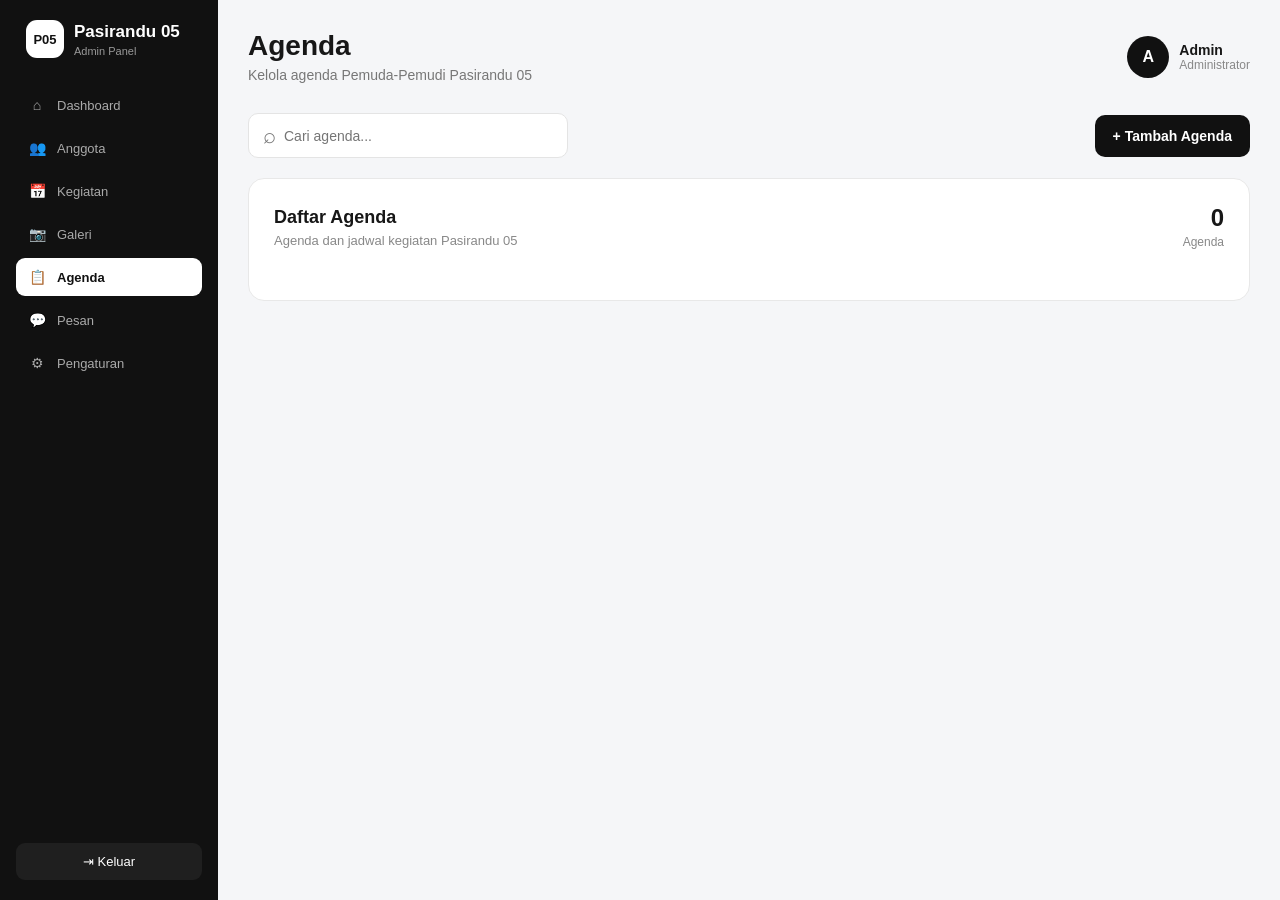
<file: pasirandu-web/admin/agenda.html>
<!DOCTYPE html>
<html lang="id">
<head>
    <meta charset="UTF-8">
    <meta name="viewport" content="width=device-width, initial-scale=1.0">

    <title>Agenda - Pasirandu 05</title>

    <link rel="stylesheet" href="agenda.css">
</head>

<body>

    <!-- SIDEBAR -->
    <aside class="sidebar">

    <div class="brand">

        <div class="brand-logo">
            P05
        </div>

        <div>
            <h2>Pasirandu 05</h2>
            <span>Admin Panel</span>
        </div>

    </div>

    <nav class="menu">

        <a href="./dashboard.html">
            <span>⌂</span>
            Dashboard
        </a>

        <a href="./anggota.html">
            <span>👥</span>
            Anggota
        </a>

        <a href="./kegiatan.html">
            <span>📅</span>
            Kegiatan
        </a>

        <a href="./galeri.html">
            <span>📷</span>
            Galeri
        </a>

        <a href="./agenda.html" class="active">
            <span>📋</span>
            Agenda
        </a>
        
        <a href="./pesan.html">
            <span>💬</span>
            Pesan
        </a>

        <a href="./pengaturan.html">
            <span>⚙</span>
            Pengaturan
        </a>

    </nav>

    <button id="logoutBtn" class="logout-btn">
        ⇥ Keluar
    </button>

</aside>


    <!-- MAIN -->
    <main class="main-content">

        <!-- TOPBAR -->
        <header class="topbar">

            <div>
                <h1>Agenda</h1>
                <p>Kelola agenda Pemuda-Pemudi Pasirandu 05</p>
            </div>

            <div class="admin-profile">

                <div class="profile-avatar">
                    A
                </div>

                <div>
                    <strong>Admin</strong>
                    <span>Administrator</span>
                </div>

            </div>

        </header>


        <!-- ACTION BAR -->
        <section class="action-bar">

            <div class="search-box">

                <span>⌕</span>

                <input
                    type="text"
                    id="searchInput"
                    placeholder="Cari agenda..."
                >

            </div>

            <button
                id="addAgendaBtn"
                class="add-btn"
            >
                + Tambah Agenda
            </button>

        </section>


        <!-- AGENDA CARD -->
        <section class="agenda-card">

            <div class="card-header">

                <div>
                    <h2>Daftar Agenda</h2>

                    <p>
                        Agenda dan jadwal kegiatan Pasirandu 05
                    </p>
                </div>

                <div class="total-agenda">

                    <strong id="totalAgenda">
                        0
                    </strong>

                    <span>Agenda</span>

                </div>

            </div>


            <!-- AGENDA LIST -->
            <div
                id="agendaList"
                class="agenda-list"
            >

            </div>

        </section>

    </main>


    <!-- MODAL -->
    <div
        id="agendaModal"
        class="modal"
    >

        <div class="modal-content">

            <div class="modal-header">

                <div>
                    <h2 id="modalTitle">
                        Tambah Agenda
                    </h2>

                    <p>
                        Tambahkan agenda baru
                    </p>
                </div>

                <button
                    id="closeModal"
                    class="close-btn"
                >
                    ×
                </button>

            </div>


            <form id="agendaForm">

                <input
                    type="hidden"
                    id="agendaIndex"
                >


                <div class="form-group">

                    <label for="judul">
                        Nama Agenda
                    </label>

                    <input
                        type="text"
                        id="judul"
                        placeholder="Contoh: Rapat Pemuda-Pemudi"
                        required
                    >

                </div>


                <div class="form-row">

                    <div class="form-group">

                        <label for="tanggal">
                            Tanggal
                        </label>

                        <input
                            type="date"
                            id="tanggal"
                            required
                        >

                    </div>


                    <div class="form-group">

                        <label for="waktu">
                            Waktu
                        </label>

                        <input
                            type="time"
                            id="waktu"
                            required
                        >

                    </div>

                </div>


                <div class="form-group">

                    <label for="lokasi">
                        Lokasi
                    </label>

                    <input
                        type="text"
                        id="lokasi"
                        placeholder="Contoh: Balai Pasirandu 05"
                        required
                    >

                </div>


                <div class="form-group">

                    <label for="deskripsi">
                        Deskripsi
                    </label>

                    <textarea
                        id="deskripsi"
                        rows="4"
                        placeholder="Deskripsi agenda..."
                    ></textarea>

                </div>


                <div class="modal-actions">

                    <button
                        type="button"
                        id="cancelBtn"
                        class="cancel-btn"
                    >
                        Batal
                    </button>

                    <button
                        type="submit"
                        class="save-btn"
                    >
                        Simpan Agenda
                    </button>

                </div>

            </form>

        </div>

    </div>


    <script src="agenda.js"></script>

</body>
</html>
</file>
<file: pasirandu-web/admin/agenda.css>
* {
    box-sizing: border-box;
    margin: 0;
    padding: 0;
}

body {
    font-family: Arial, Helvetica, sans-serif;
    background: #f5f6f8;
    color: #171717;
}


/* SIDEBAR */

/* =========================
   SIDEBAR STANDARD
========================= */

.sidebar {
    width: 218px;
    background: #111;
    color: white;

    position: fixed;
    left: 0;
    top: 0;
    bottom: 0;

    display: flex;
    flex-direction: column;

    padding: 20px 16px;
}

.brand {
    display: flex;
    align-items: center;
    gap: 10px;
    padding: 0 10px 28px;
}

.brand-logo {
    width: 38px;
    height: 38px;

    background: white;
    color: #111;

    border-radius: 11px;

    display: flex;
    align-items: center;
    justify-content: center;

    font-size: 13px;
    font-weight: 800;
    flex-shrink: 0;
}

.brand h2 {
    margin: 0;
    font-size: 17px;
    font-weight: 700;
}

.brand span {
    display: block;
    margin-top: 3px;
    color: #999;
    font-size: 11px;
}

.menu {
    display: flex;
    flex-direction: column;
    gap: 5px;
}

.menu a {
    text-decoration: none;
    color: #aaa;

    padding: 11px 12px;
    border-radius: 9px;

    display: flex;
    align-items: center;
    gap: 11px;

    font-size: 13px;
    transition: .2s ease;
}

.menu a span {
    width: 18px;

    display: flex;
    align-items: center;
    justify-content: center;

    font-size: 14px;
}

.menu a:hover {
    background: #1f1f1f;
    color: white;
}

.menu a.active {
    background: white;
    color: #111;
    font-weight: 600;
}

.logout-btn {
    width: 100%;

    margin-top: auto;

    border: 0;

    background: #1f1f1f;
    color: white;

    padding: 11px;

    border-radius: 9px;

    cursor: pointer;

    font-size: 13px;
}

.logout-btn:hover {
    background: #292929;
}

.main-content {
    margin-left: 218px;
    width: calc(100% - 218px);
    padding: 30px;
}


/* TOPBAR */

.topbar {
    display: flex;
    align-items: center;
    justify-content: space-between;
    margin-bottom: 30px;
}

.topbar h1 {
    font-size: 28px;
    margin-bottom: 5px;
}

.topbar p {
    color: #777;
    font-size: 14px;
}

.admin-profile {
    display: flex;
    align-items: center;
    gap: 10px;
}

.profile-avatar {
    width: 42px;
    height: 42px;
    border-radius: 50%;
    background: #111;
    color: white;
    display: flex;
    align-items: center;
    justify-content: center;
    font-weight: bold;
}

.admin-profile strong {
    display: block;
    font-size: 14px;
}

.admin-profile span {
    display: block;
    color: #888;
    font-size: 12px;
}


/* ACTION BAR */

.action-bar {
    display: flex;
    justify-content: space-between;
    align-items: center;
    gap: 15px;
    margin-bottom: 20px;
}

.search-box {
    background: white;
    border: 1px solid #e4e4e4;
    border-radius: 10px;
    height: 45px;
    width: 320px;
    display: flex;
    align-items: center;
    padding: 0 14px;
    gap: 8px;
}

.search-box span {
    font-size: 22px;
    color: #777;
}

.search-box input {
    border: none;
    outline: none;
    width: 100%;
    font-size: 14px;
}

.add-btn {
    border: none;
    background: #111;
    color: white;
    padding: 13px 18px;
    border-radius: 10px;
    cursor: pointer;
    font-size: 14px;
    font-weight: 600;
}

.add-btn:hover {
    background: #333;
}


/* CARD */

.agenda-card {
    background: white;
    border-radius: 16px;
    border: 1px solid #e8e8e8;
    padding: 25px;
}

.card-header {
    display: flex;
    align-items: center;
    justify-content: space-between;
    margin-bottom: 25px;
}

.card-header h2 {
    font-size: 18px;
    margin-bottom: 5px;
}

.card-header p {
    color: #888;
    font-size: 13px;
}

.total-agenda {
    text-align: right;
}

.total-agenda strong {
    display: block;
    font-size: 24px;
}

.total-agenda span {
    color: #888;
    font-size: 12px;
}


/* AGENDA LIST */

.agenda-list {
    display: flex;
    flex-direction: column;
    gap: 14px;
}

.agenda-item {
    border: 1px solid #e8e8e8;
    border-radius: 14px;
    padding: 18px;
    display: flex;
    align-items: center;
    gap: 18px;
    transition: .2s;
}

.agenda-item:hover {
    box-shadow: 0 8px 25px rgba(0,0,0,.06);
}


/* DATE BOX */

.agenda-date {
    width: 70px;
    min-width: 70px;
    height: 70px;
    border-radius: 12px;
    background: #111;
    color: white;
    display: flex;
    flex-direction: column;
    justify-content: center;
    align-items: center;
}

.agenda-date .day {
    font-size: 24px;
    font-weight: 700;
}

.agenda-date .month {
    font-size: 11px;
    text-transform: uppercase;
}


/* INFO */

.agenda-info {
    flex: 1;
}

.agenda-info h3 {
    font-size: 16px;
    margin-bottom: 7px;
}

.agenda-description {
    color: #777;
    font-size: 13px;
    margin-bottom: 9px;
}

.agenda-meta {
    display: flex;
    flex-wrap: wrap;
    gap: 15px;
    color: #777;
    font-size: 12px;
}


/* ACTION */

.agenda-actions {
    display: flex;
    gap: 8px;
}

.agenda-actions button {
    border: none;
    padding: 9px 13px;
    border-radius: 8px;
    cursor: pointer;
    font-size: 12px;
}

.edit-btn {
    background: #f1f1f1;
    color: #333;
}

.delete-btn {
    background: #ffecec;
    color: #d33;
}

.edit-btn:hover {
    background: #e5e5e5;
}

.delete-btn:hover {
    background: #ffdada;
}


/* EMPTY */

.empty-state {
    text-align: center;
    padding: 70px 20px;
    color: #999;
}

.empty-icon {
    font-size: 45px;
    margin-bottom: 15px;
}

.empty-state h3 {
    color: #555;
    margin-bottom: 5px;
}


/* MODAL */

.modal {
    position: fixed;
    inset: 0;
    background: rgba(0,0,0,.55);
    display: none;
    align-items: center;
    justify-content: center;
    padding: 20px;
    z-index: 100;
}

.modal.show {
    display: flex;
}

.modal-content {
    width: 100%;
    max-width: 520px;
    max-height: 90vh;
    overflow-y: auto;
    background: white;
    border-radius: 18px;
    padding: 25px;
}

.modal-header {
    display: flex;
    justify-content: space-between;
    gap: 20px;
    margin-bottom: 25px;
}

.modal-header h2 {
    font-size: 20px;
    margin-bottom: 5px;
}

.modal-header p {
    color: #888;
    font-size: 13px;
}

.close-btn {
    border: none;
    background: #f1f1f1;
    width: 35px;
    height: 35px;
    border-radius: 50%;
    font-size: 22px;
    cursor: pointer;
}


/* FORM */

.form-group {
    margin-bottom: 18px;
    flex: 1;
}

.form-row {
    display: flex;
    gap: 15px;
}

.form-group label {
    display: block;
    font-size: 13px;
    font-weight: 600;
    margin-bottom: 7px;
}

.form-group input,
.form-group textarea {
    width: 100%;
    border: 1px solid #ddd;
    border-radius: 9px;
    padding: 11px 12px;
    outline: none;
    font-family: inherit;
    font-size: 14px;
}

.form-group input:focus,
.form-group textarea:focus {
    border-color: #111;
}

.form-group textarea {
    resize: vertical;
}


/* BUTTON */

.modal-actions {
    display: flex;
    justify-content: flex-end;
    gap: 10px;
    margin-top: 25px;
}

.cancel-btn,
.save-btn {
    border: none;
    padding: 11px 18px;
    border-radius: 9px;
    cursor: pointer;
    font-size: 14px;
}

.cancel-btn {
    background: #eee;
    color: #333;
}

.save-btn {
    background: #111;
    color: white;
}


/* RESPONSIVE */

@media (max-width: 850px) {

    .sidebar {
        width: 218px;
    }

    .main-content {
        margin-left: 218px;
        width: calc(100% - 218px);
        padding: 25px;
    }

}

@media (max-width: 600px) {

    .sidebar {
        position: relative;
        width: 100%;
        height: auto;
    }

    .main-content {
        margin-left: 0;
        width: 100%;
        padding: 20px;
    }

    .menu {
        flex-direction: row;
        overflow-x: auto;
    }

    .menu a {
        white-space: nowrap;
    }

}
</file>
